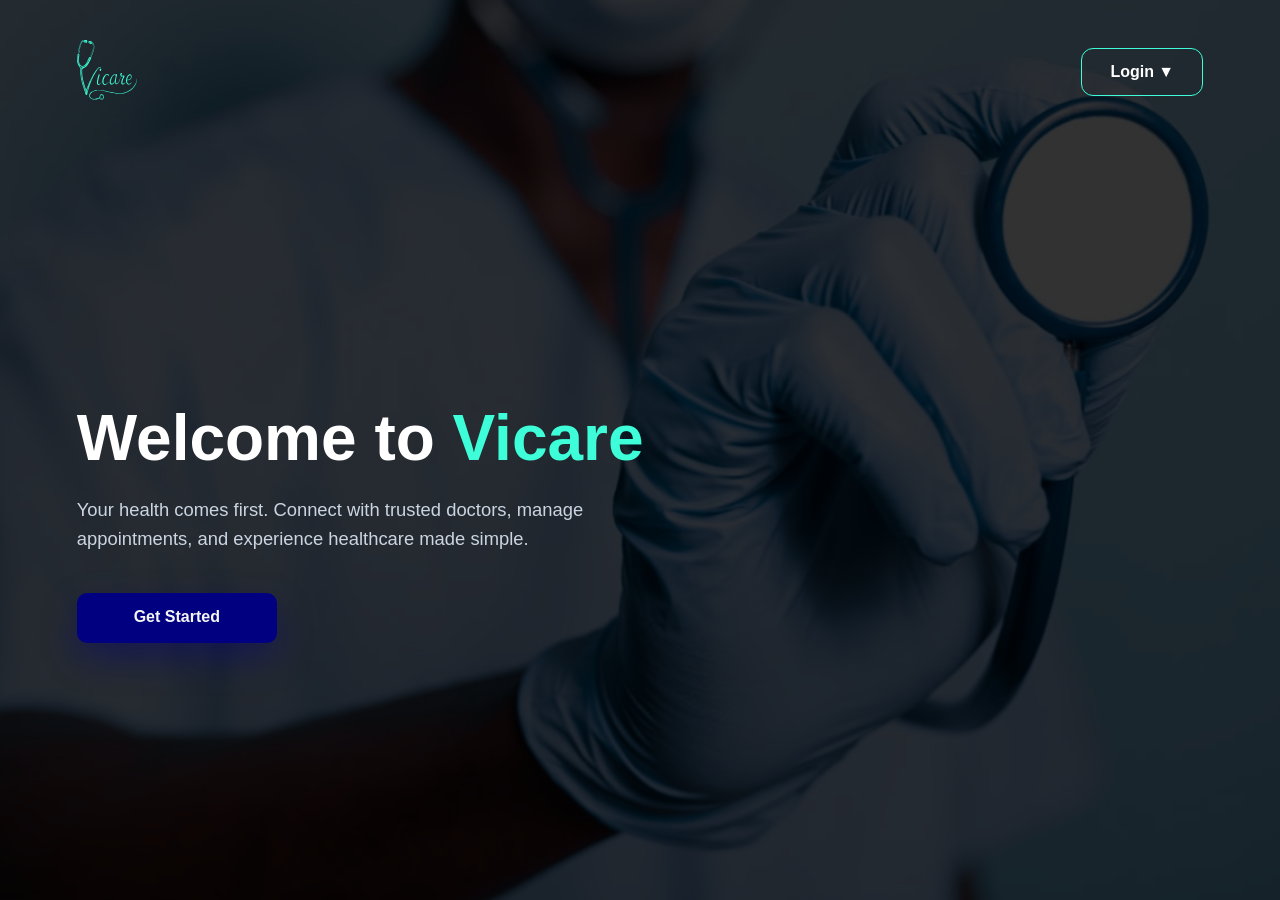
<file: Vicare website/index.html>
<!DOCTYPE html>
<html lang="en">

<head>
   <meta charset="UTF-8">
   <meta name="viewport" content="width=device-width, initial-scale=1.0">
   <title>Vicare - Home</title>

   <link rel="stylesheet" href="assets/css/index.css">
</head>

<body>
   <!-- MAIN BACKGROUND IMAGE CONTAINER LAYOUT -->
   <div class="hero-bg-image" id="home">
      <div class="main-overlay">

         <!-- HEADER SECTION PANEL -->
         <header>
            <div class="logo">
               <img src="assets/images/vicare.svg" alt="Vicare Logo">
            </div>

            <!-- DROPDOWN LOGIN CONTROLLER -->
            <div class="dropdown" id="dropdown">
               <button class="login-btn" onclick="toggleDropdown()">
                  Login ▼
               </button>

               <!-- Inside index.html dropdown contents container block -->
               <div class="dropdown-content" id="loginDropdownContent">
                  <a href="patients-login-form.html">Patient Login</a> <!-- FIXED NAVIGATION TIMING HERE -->
                  <a href="doctors-login-form.html">Doctor Login</a>
               </div>

            </div>
         </header>

         <!-- HERO DESCRIPTION BLOCK -->
         <section class="hero">
            <div class="hero-description">
               <div class="h1">
                  <h1 class="hero-title">Welcome to <span class="vicare-hero-color">Vicare</span></h1>
               </div>

               <div class="p">
                  <p class="hero-text">Your health comes first. Connect with trusted doctors, manage appointments, and
                     experience healthcare made simple.</p>
               </div>
            </div>

            <a href="get-started.html" class="hero-btn">Get Started</a>
         </section>

      </div> <!-- Closes main-overlay structural layer -->
   </div> <!-- Closes hero-bg-image main section layer -->

   <!-- Modular interaction script path -->
   <script src="assets/js/index.js"></script>
</body>

</html>
</file>
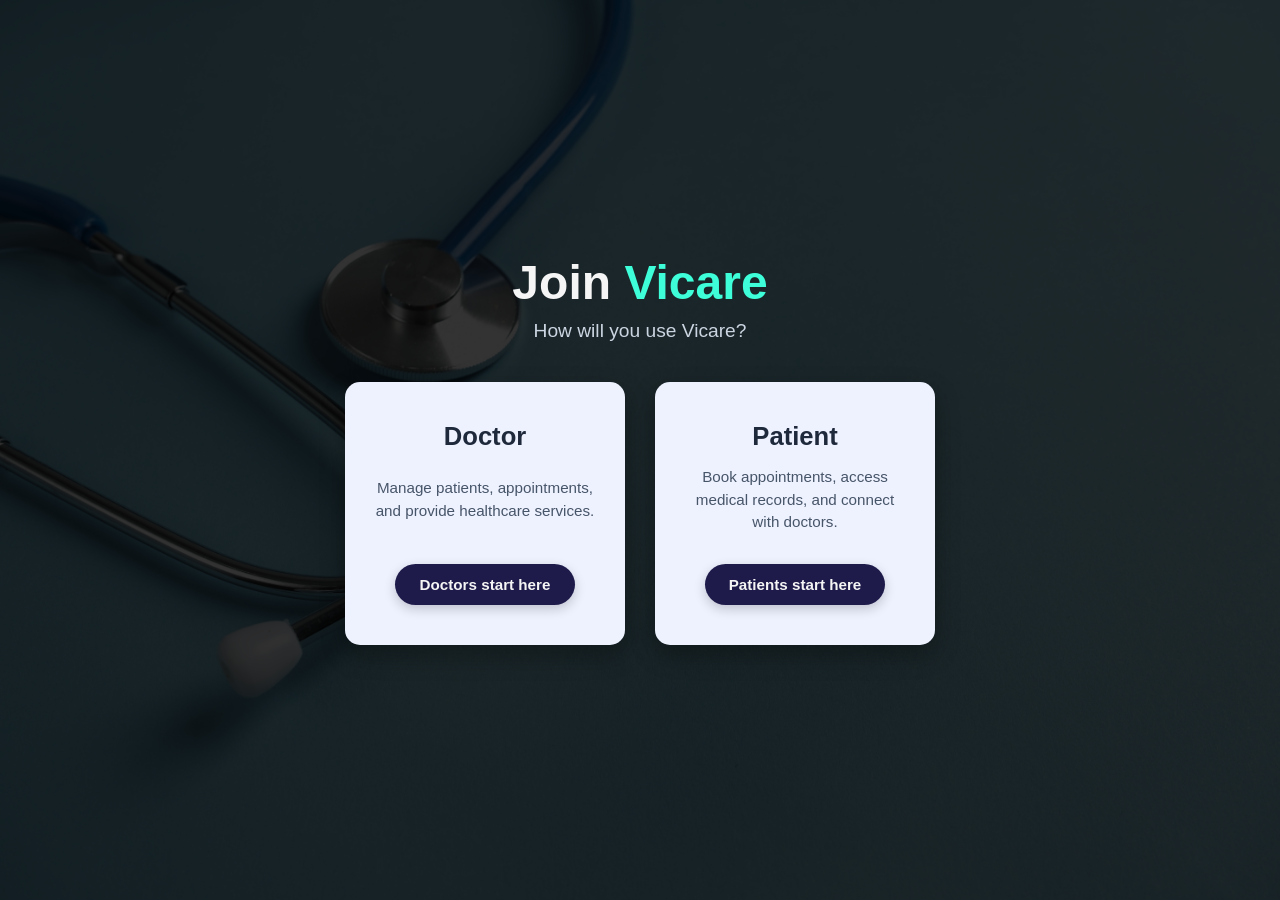
<file: Vicare website/get-started.html>
<!DOCTYPE html>
<html lang="en">

<head>
  <meta charset="UTF-8">
  <meta name="viewport" content="width=device-width, initial-scale=1.0">
  <title>Join Vicare</title>
  <!-- Direct link path configuration routing into your assets styles folder -->
  <link rel="stylesheet" href="assets/css/get-started.css">
  <!-- Stable icons framework vector library -->
  <link rel="stylesheet" href="https://cloudflare.com" />
</head>

<body>
  <section class="bg-img">
    <div class="overlay">

      <div class="container">
        <h1>Join <span>Vicare</span></h1>
        <p class="pala">How will you use Vicare?</p>

        <!-- TWO-COLUMN CONTAINER GRID FOR THE CARDS -->
        <div class="card-wrapper">

          <!-- DOCTOR DISPATCH SELECTION CARD -->
          <div class="card">
            <h2>Doctor</h2>
            <p>Manage patients, appointments, and provide healthcare services.</p>
            <a href="doctor-signup-forms.html" class="btn doctor">Doctors start here</a>
          </div>

          <!-- PATIENT DISPATCH SELECTION CARD -->
          <div class="card delay">
            <h2>Patient</h2>
            <p>Book appointments, access medical records, and connect with doctors.</p>
            <a href="patient-signup-forms.html" class="btn patient">Patients start here</a>
          </div>

        </div> <!-- Closes card-wrapper section grid -->
      </div> <!-- Closes content container block framework -->

    </div> <!-- Closes background overlay sheet mask cleanly -->
  </section>

  
</body>

</html>
</file>
<file: Vicare website/assets/css/index.css>
/* ========================================================================= */
/* VICARE REALIGNMENT GRAPHICS ENGINE - SCREEN-MATCHING RESPONSIVE STYLES    */
/* ========================================================================= */

* {
    margin: 0px;
    padding: 0px;
    box-sizing: border-box;
}

body {
    margin: 0px;
    font-family: sans-serif;
    overflow-x: hidden; /* Disables side-scrolling bugs on mobile screens */
}

/* BACKGROUND LAYOUT WRAPPER (Centers image fields like your screenshot) */
.hero-bg-image {
    position: relative;
    width: 100%;
    min-height: 100vh;
    background: url("../images/bg-image.svg");
    background-size: cover;
    background-position: center;
    background-repeat: no-repeat;
    display: flex;
    flex-direction: column;
}

.main-overlay {
    position: absolute;
    top: 0;
    left: 0;
    width: 100%;
    height: 100%;
    z-index: 1;
    background-color: rgba(0, 0, 0, 0.80);
    display: flex;
    flex-direction: column;
}

/* HEADER COMPONENT NAV BAR (Matches your layout picture padding) */
header {
    width: 100%;
    padding: 2.5rem 6%;
    display: flex;
    justify-content: space-between;
    align-items: center;
    position: relative;
    z-index: 10;
    animation: navDrop 0.8s ease;
}

header .logo img {
    height: 60px;
    width: auto;
}

@keyframes navDrop {
    from { transform: translateY(-100px); opacity: 0; }
    to { transform: translateY(0); opacity: 1; }
}

/* DROPDOWN LOGIN ACTION MODULE */
.dropdown {
    position: relative;
}

.login-btn {
    padding: 14px 28px;
    border: 1px solid #3dfed8;
    border-radius: 12px;
    background: transparent;
    color: white;
    font-size: 16px;
    font-weight: bold;
    cursor: pointer;
    transition: 0.3s ease;
}

.login-btn:hover {
    background: #3dfed741;
}

.dropdown-content {
    position: absolute;
    top: 60px;
    right: 0; /* Keeps menu inside right boundaries to prevent clipping overflows */
    width: 220px;
    background: white;
    border-radius: 16px;
    overflow: hidden;
    box-shadow: 0 10px 25px rgba(0,0,0,0.3);
    opacity: 0;
    visibility: hidden;
    transform: translateY(10px);
    transition: 0.3s ease;
}

.dropdown.active .dropdown-content {
    opacity: 1;
    visibility: visible;
    transform: translateY(0);
}

.dropdown-content a {
    display: flex;
    align-items: center;
    gap: 12px;
    padding: 16px 20px;
    text-decoration: none;
    color: #222;
    transition: 0.3s ease;
    font-size: 15px;
}

.dropdown-content a:hover {
    background: #3dfed752;
    padding-left: 28px;
}

/* HERO VISUAL SPACE SECTION CONTAINER */
.hero {
    position: relative;
    z-index: 5;
    padding: 2rem 6%;
    display: flex;
    flex-direction: column;
    justify-content: center;
    align-items: flex-start;
    flex-grow: 1;
}

.hero-description {
    width: 100%;
    max-width: 600px;
}

.hero-title {
    font-size: 4rem;
    font-weight: bold;
    color: white;
    margin-bottom: 20px;
    animation: fadeUp 0.6s ease forwards;
}

.vicare-hero-color {
    color: #3dfed8;
}

@keyframes fadeUp {
    from { opacity: 0; transform: translateY(40px); }
    to { opacity: 1; transform: translateY(0); }
}

.hero-text {
    font-size: 1.15rem;
    line-height: 1.6;
    color: #cbd5e1;
    animation: fadeIn 1s ease forwards;
    animation-delay: 0.5s;
    opacity: 0;
}

@keyframes fadeIn {
    from { opacity: 0; }
    to { opacity: 1; }
}

/* MAIN BUTTON CORE CTAS TRIGGER LINK LINK */
.hero-btn {
    display: inline-block;
    height: 50px;
    width: 200px;
    margin-top: 40px;
    background-color: #000080;
    text-align: center;
    padding-top: 15px;
    border-radius: 10px;
    box-shadow: 0px 15px 35px rgba(0, 0, 128, 0.4);
    text-decoration: none;
    color: #f5f5f5;
    font-weight: bold;
    transition: 0.3s ease;
    opacity: 0;
    animation: fadeIn 1s ease forwards;
    animation-delay: 0.8s;
}

.hero-btn:hover {
    background: #2f80ed;
    transform: translateY(-3px);
    box-shadow: 0px 20px 40px rgba(47, 128, 237, 0.4);
}

/* ========================================================================= */
/* ADAPTIVE MOBILE LAYOUT OVERRIDES                                           */
/* ========================================================================= */

@media (max-width: 950px) {
    header { padding: 1.5rem 5%; }
    header .logo img { height: 45px; }
    
    .hero {
        align-items: center;
        text-align: center;
        padding: 2rem 5%;
    }
    .hero-title { font-size: 2.8rem; }
    .hero-text { font-size: 1.05rem; }
}

@media (max-width: 500px) {
    .hero-title { font-size: 2.2rem; }
    .login-btn { padding: 10px 20px; font-size: 14px; }
}
</file>
<file: Vicare website/assets/css/get-started.css>
/* ========================================================================= */
/* VICARE GET-STARTED CONFIGURATION ENGINE - IMAGE-MATCHING PRODUCTION STYLES */
/* ========================================================================= */

* {
    margin: 0;
    padding: 0;
    box-sizing: border-box;
    font-family: 'Segoe UI', Tahoma, Geneva, Verdana, sans-serif;
}

body {
    min-height: 100vh;
    width: 100%;
    display: flex;
    justify-content: center;
    align-items: center;
    overflow-x: hidden;
}

/* MASTER BACKGROUND CONTAINER LAYER */
.bg-img {
    min-height: 100vh;
    width: 100%;
    /* Looks back one folder layer to locate your assets/images directory */
    background-image: url("../images/get-started-bg-image.jpg");
    background-size: cover;
    background-position: center;
    background-repeat: no-repeat;
}

.overlay {
    min-height: 100vh;
    width: 100%;
    background-color: rgba(0, 0, 0, 0.80);
    display: flex;
    justify-content: center;
    align-items: center;
    padding: 40px 20px;
}

.container {
    text-align: center;
    width: 100%;
    max-width: 800px;
}

h1 {
    font-size: 3rem;
    margin-bottom: 10px;
    color: #f5f5f5;
    animation: navDrop 0.8s ease;
}

@keyframes navDrop {
    from {
        transform: translateY(-150px);
        opacity: 0;
    }
    to {
        transform: translateY(0);
        opacity: 1;
    }
}

h1 span {
    color: #3dfed8;
    display: inline-block;
    animation: fadeUp 0.6s ease forwards;
    animation-delay: 0.6s;
    opacity: 0;
}

@keyframes fadeUp {
    from {
        opacity: 0;
        transform: translateY(20px);
    }
    to {
        opacity: 1;
        transform: translateY(0);
    }
}

.pala {
    font-size: 1.2rem;
    margin-bottom: 40px;
    color: #cbd5e1;
    opacity: 0;
    animation: fadeIn 1s ease forwards;
    animation-delay: 0.9s;
}

@keyframes fadeIn {
    from { opacity: 0; }
    to { opacity: 1; }
}

/* CARD-WRAPPER CONTAINER GRID (Matches your exact layout padding spacing) */
.card-wrapper {
    display: flex;
    gap: 30px;
    justify-content: center;
    align-items: stretch;
    flex-wrap: wrap;
    width: 100%;
    margin-top: 10px;
}

/* CARD MODULE (Matches your image dimensions and light background tone perfectly) */
.card {
    background: #eef2ff; /* Crisp light-indigo canvas tone matching your picture */
    padding: 40px 30px;
    width: 280px;
    border-radius: 15px;
    box-shadow: 0 10px 25px rgba(0, 0, 0, 0.3);
    transition: transform 0.3s ease, box-shadow 0.3s ease;
    display: flex;
    flex-direction: column;
    justify-content: space-between;
    align-items: center;
    animation: cardFloat 4s infinite ease-in-out;
}

.card.delay {
    animation-delay: 0.5s;
}

@keyframes cardFloat {
    0% { transform: translateY(0px); }
    50% { transform: translateY(-8px); }
    100% { transform: translateY(0px); }
}

.card h2 {
    font-size: 1.6rem;
    margin-bottom: 15px;
    color: #1e293b;
    font-weight: bold;
}

.card p {
    font-size: 0.95rem;
    color: #475569;
    line-height: 1.5;
    margin-bottom: 30px;
    opacity: 0;
    animation: fadeIn 1s ease forwards;
    animation-delay: 1.1s;
}

/* CAPSULE ACTION BUTTONS (Matches your exact dark indigo rounded pill shapes) */
.btn {
    display: inline-block;
    padding: 12px 24px;
    border-radius: 25px; /* Creates the perfect pill capsulation style from your reference picture */
    text-decoration: none;
    color: #f5f5f5;
    font-weight: bold;
    font-size: 0.95rem;
    width: auto; /* Allows width to warp naturally inside padding limits */
    min-width: 180px;
    background: #1e1b4b; /* Deep rich violet anchor tone matching your picture */
    box-shadow: 0 4px 12px rgba(0, 0, 0, 0.2);
    transition: transform 0.2s ease, background-color 0.2s ease, box-shadow 0.2s ease;
    opacity: 0;
    animation: fadeIn 1s ease forwards;
    animation-delay: 1.3s;
}

.btn:hover {
    transform: scale(1.04);
    background: #312e81;
    box-shadow: 0 6px 16px rgba(49, 46, 129, 0.4);
}

/* ========================================================================= */
/* MOBILE ADAPTIVE RESPONSIVENESS OVERRIDES                                  */
/* ========================================================================= */

@media (max-width: 768px) {
    h1 { font-size: 2.2rem; }
    .pala { font-size: 1.05rem; margin-bottom: 30px; }
    
    .card-wrapper {
        gap: 20px;
        flex-direction: column;
        align-items: center;
    }
    
    .card {
        width: 100%;
        max-width: 320px;
        padding: 30px 20px;
        animation: none; /* Disables float animations on mobile to ensure stable page scrolling */
    }
    
    .card:hover {
        transform: translateY(-4px);
    }
}
</file>
